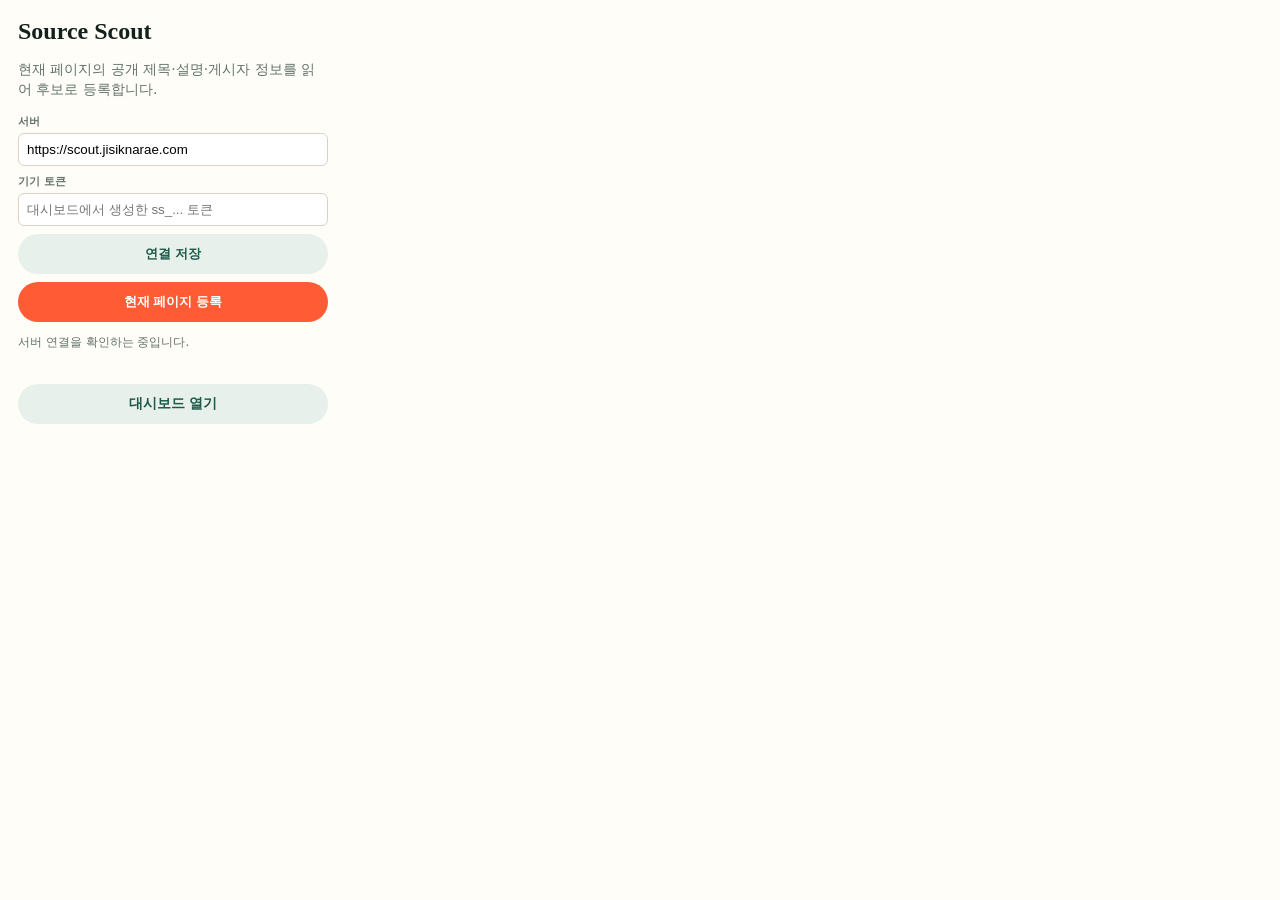
<file: source-scout/browser-extension/popup.html>
<!doctype html>
<html lang="ko">
<head>
  <meta charset="utf-8">
  <style>
    body { width: 310px; margin: 0; padding: 18px; color: #13211d; background: #fffdf7; font: 14px system-ui, sans-serif; }
    h1 { margin: 0 0 6px; font: 700 24px Georgia, serif; }
    p { color: #64736d; line-height: 1.45; }
    button, a { display: block; width: 100%; box-sizing: border-box; margin-top:8px; padding: 11px; border: 0; border-radius: 999px; text-align: center; font-weight: 800; text-decoration: none; }
    button { color: white; background: #ff5b35; cursor: pointer; }
    button.secondary { color:#1d5a48; background:#e8f0ec; }
    button:disabled { opacity: .55; }
    a { margin-top: 8px; color: #1d5a48; background: #e8f0ec; }
    #status { min-height: 38px; font-size: 12px; }
    label { display:grid; gap:4px; margin-top:8px; color:#64736d; font-size:11px; font-weight:700; }
    input { width:100%; box-sizing:border-box; padding:8px; border:1px solid #d8d3c8; border-radius:6px; }
  </style>
</head>
<body>
  <h1>Source Scout</h1>
  <p>현재 페이지의 공개 제목·설명·게시자 정보를 읽어 후보로 등록합니다.</p>
  <label>서버<input id="server" value="https://scout.jisiknarae.com"></label>
  <label>기기 토큰<input id="token" type="password" placeholder="대시보드에서 생성한 ss_... 토큰"></label>
  <button id="save" class="secondary">연결 저장</button>
  <button id="collect">현재 페이지 등록</button>
  <p id="status">서버 연결을 확인하는 중입니다.</p>
  <a id="dashboard" href="https://scout.jisiknarae.com" target="_blank">대시보드 열기</a>
  <script src="popup.js"></script>
</body>
</html>
</file>
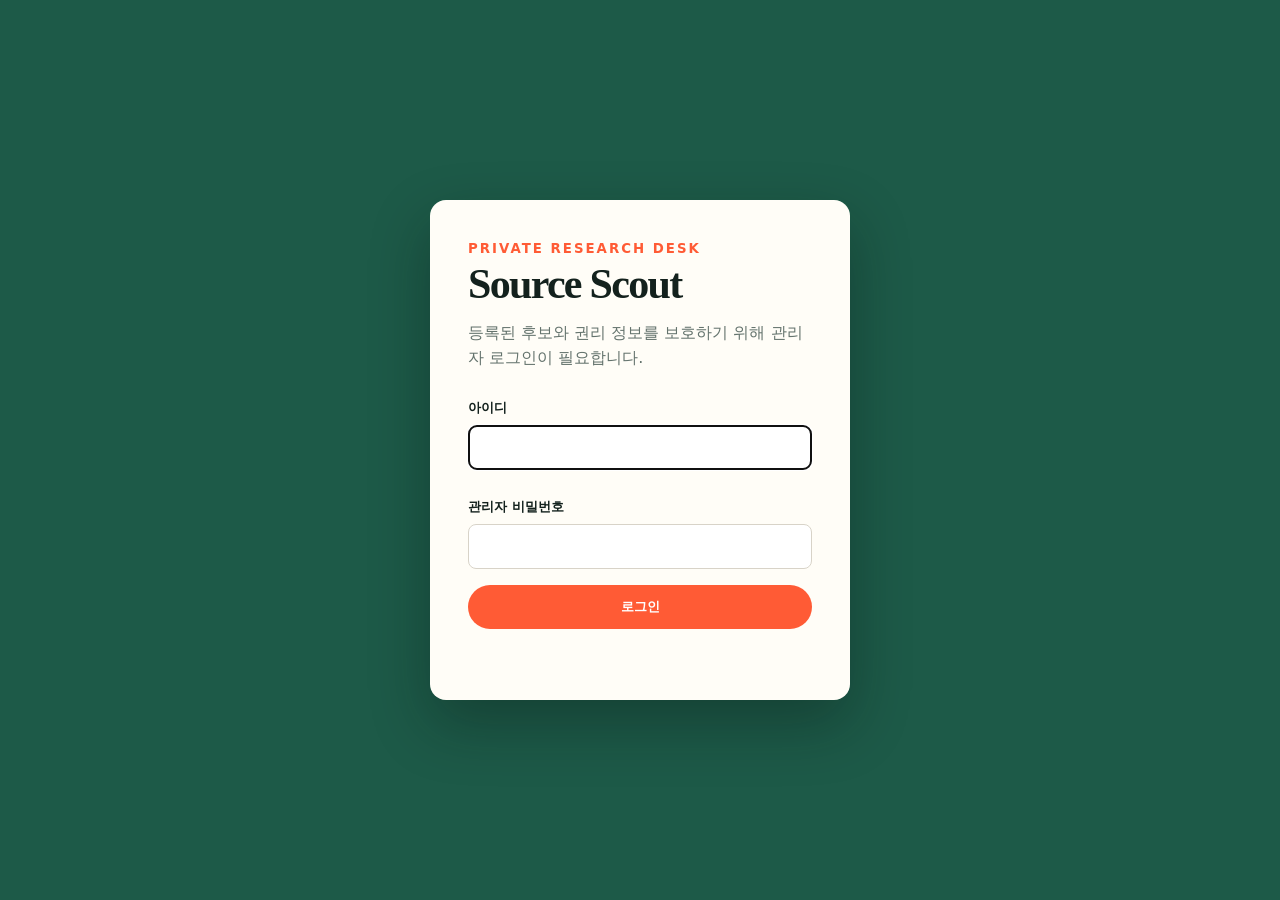
<file: source-scout/static/login.html>
<!doctype html>
<html lang="ko">
<head>
  <meta charset="utf-8">
  <meta name="viewport" content="width=device-width, initial-scale=1">
  <meta name="theme-color" content="#1d5a48">
  <link rel="manifest" href="/manifest.webmanifest">
  <title>Source Scout 로그인</title>
  <style>
    :root { --ink:#13211d; --paper:#f4f0e7; --panel:#fffdf7; --accent:#ff5b35; --green:#1d5a48; }
    * { box-sizing:border-box; }
    body { min-height:100vh; margin:0; display:grid; place-items:center; color:var(--ink); background:var(--green); font-family:system-ui,sans-serif; }
    main { width:min(420px,90vw); padding:38px; background:var(--panel); border-radius:16px; box-shadow:0 24px 60px #07120e55; }
    small { color:var(--accent); font-weight:800; letter-spacing:.15em; }
    h1 { margin:8px 0; font:700 42px/.95 Georgia,serif; letter-spacing:-.04em; }
    p { color:#64736d; line-height:1.55; }
    label { display:grid; gap:8px; margin-top:28px; font-size:13px; font-weight:800; }
    input { width:100%; padding:14px; border:1px solid #d8d3c8; border-radius:8px; font:inherit; }
    button { width:100%; margin-top:16px; padding:13px; border:0; border-radius:999px; color:white; background:var(--accent); font-weight:800; cursor:pointer; }
    #message { min-height:20px; margin-bottom:0; color:#a33; font-size:13px; }
  </style>
</head>
<body>
  <main>
    <small>PRIVATE RESEARCH DESK</small>
    <h1>Source Scout</h1>
    <p>등록된 후보와 권리 정보를 보호하기 위해 관리자 로그인이 필요합니다.</p>
    <form id="login-form">
      <label>아이디<input name="username" type="text" autocomplete="username" autofocus required></label>
      <label>관리자 비밀번호<input name="password" type="password" autocomplete="current-password" required></label>
      <button type="submit">로그인</button>
      <p id="message"></p>
    </form>
  </main>
  <script>
    const form = document.querySelector('#login-form');
    const message = document.querySelector('#message');
    form.addEventListener('submit', async event => {
      event.preventDefault();
      message.textContent = '확인 중...';
      const data = new FormData(form);
      const response = await fetch('/api/login', {method:'POST', headers:{'Content-Type':'application/json'}, body:JSON.stringify({username:data.get('username'), password:data.get('password')})});
      const body = await response.json().catch(() => ({}));
      if (response.ok) location.replace(new URLSearchParams(location.search).get('next') || '/');
      else message.textContent = body.error || '로그인에 실패했습니다.';
    });
  </script>
  <script>navigator.serviceWorker?.register('/service-worker.js');</script>
</body>
</html>
</file>
